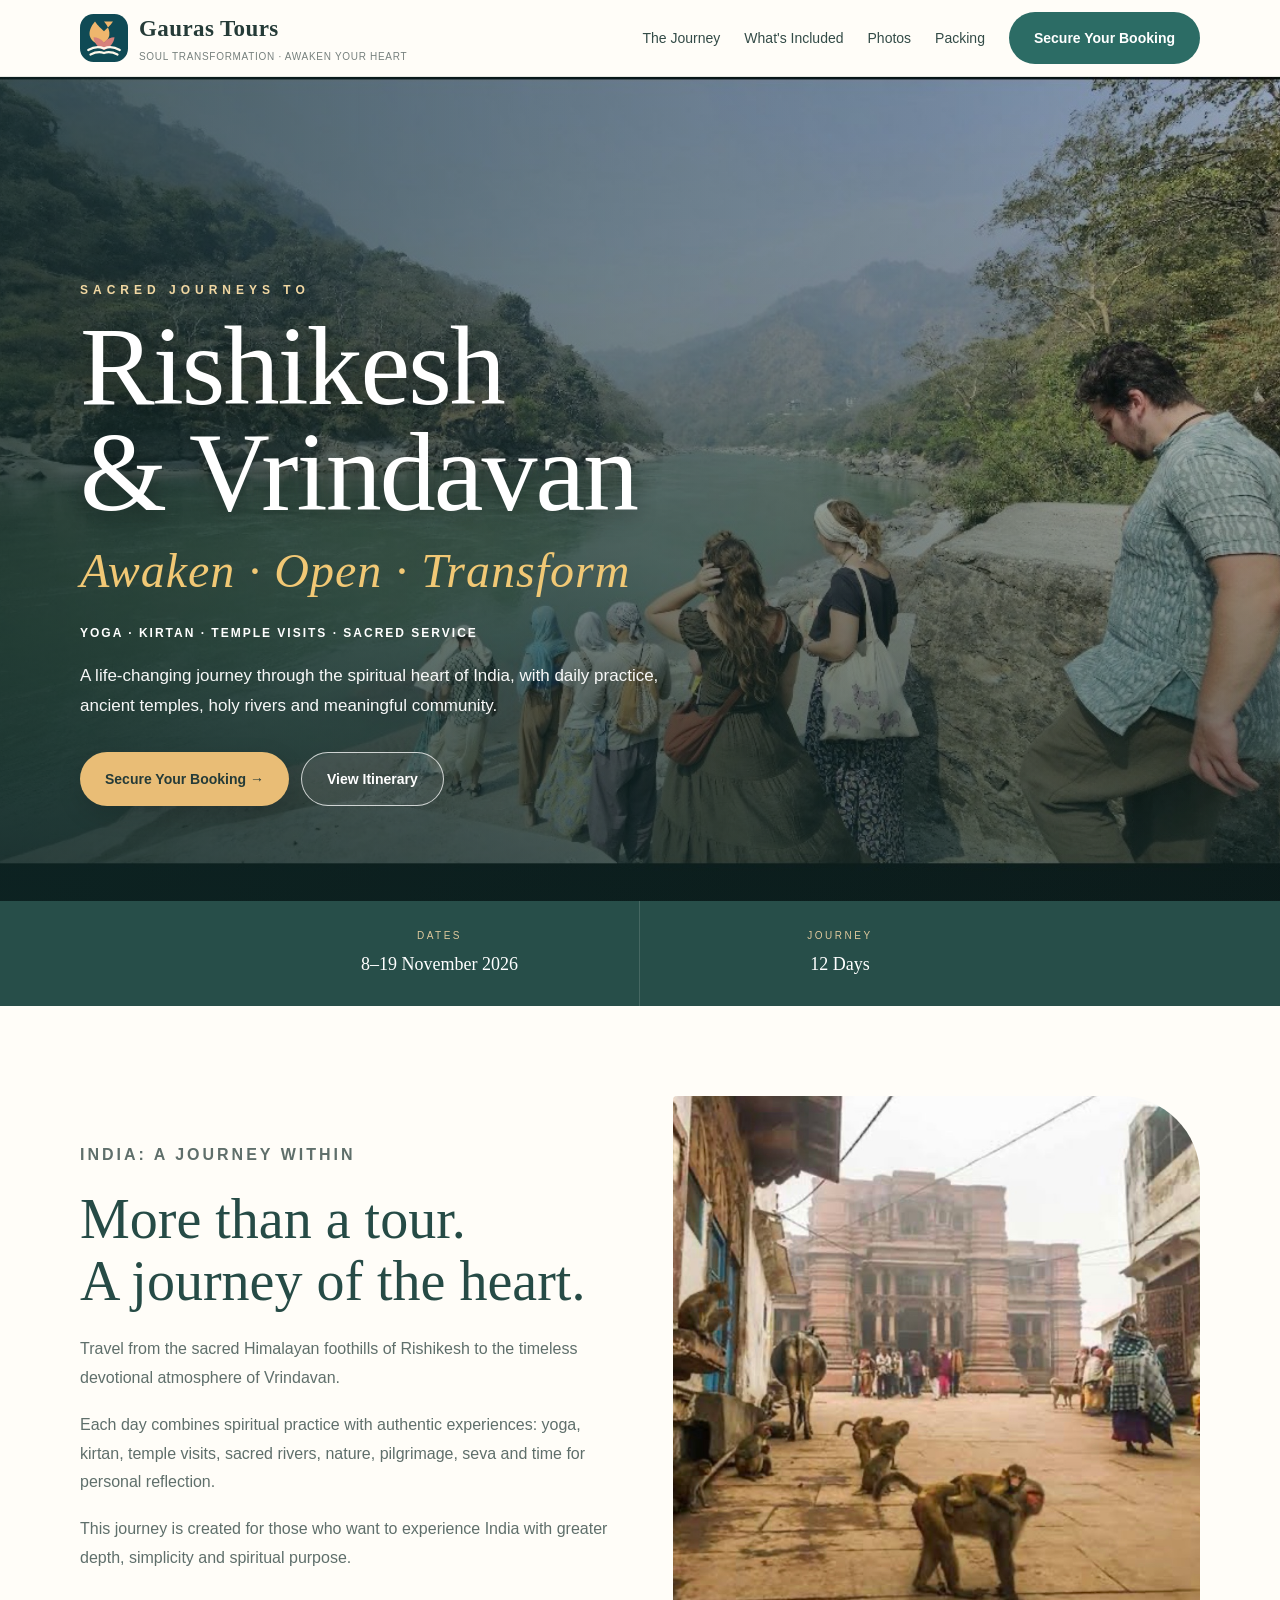
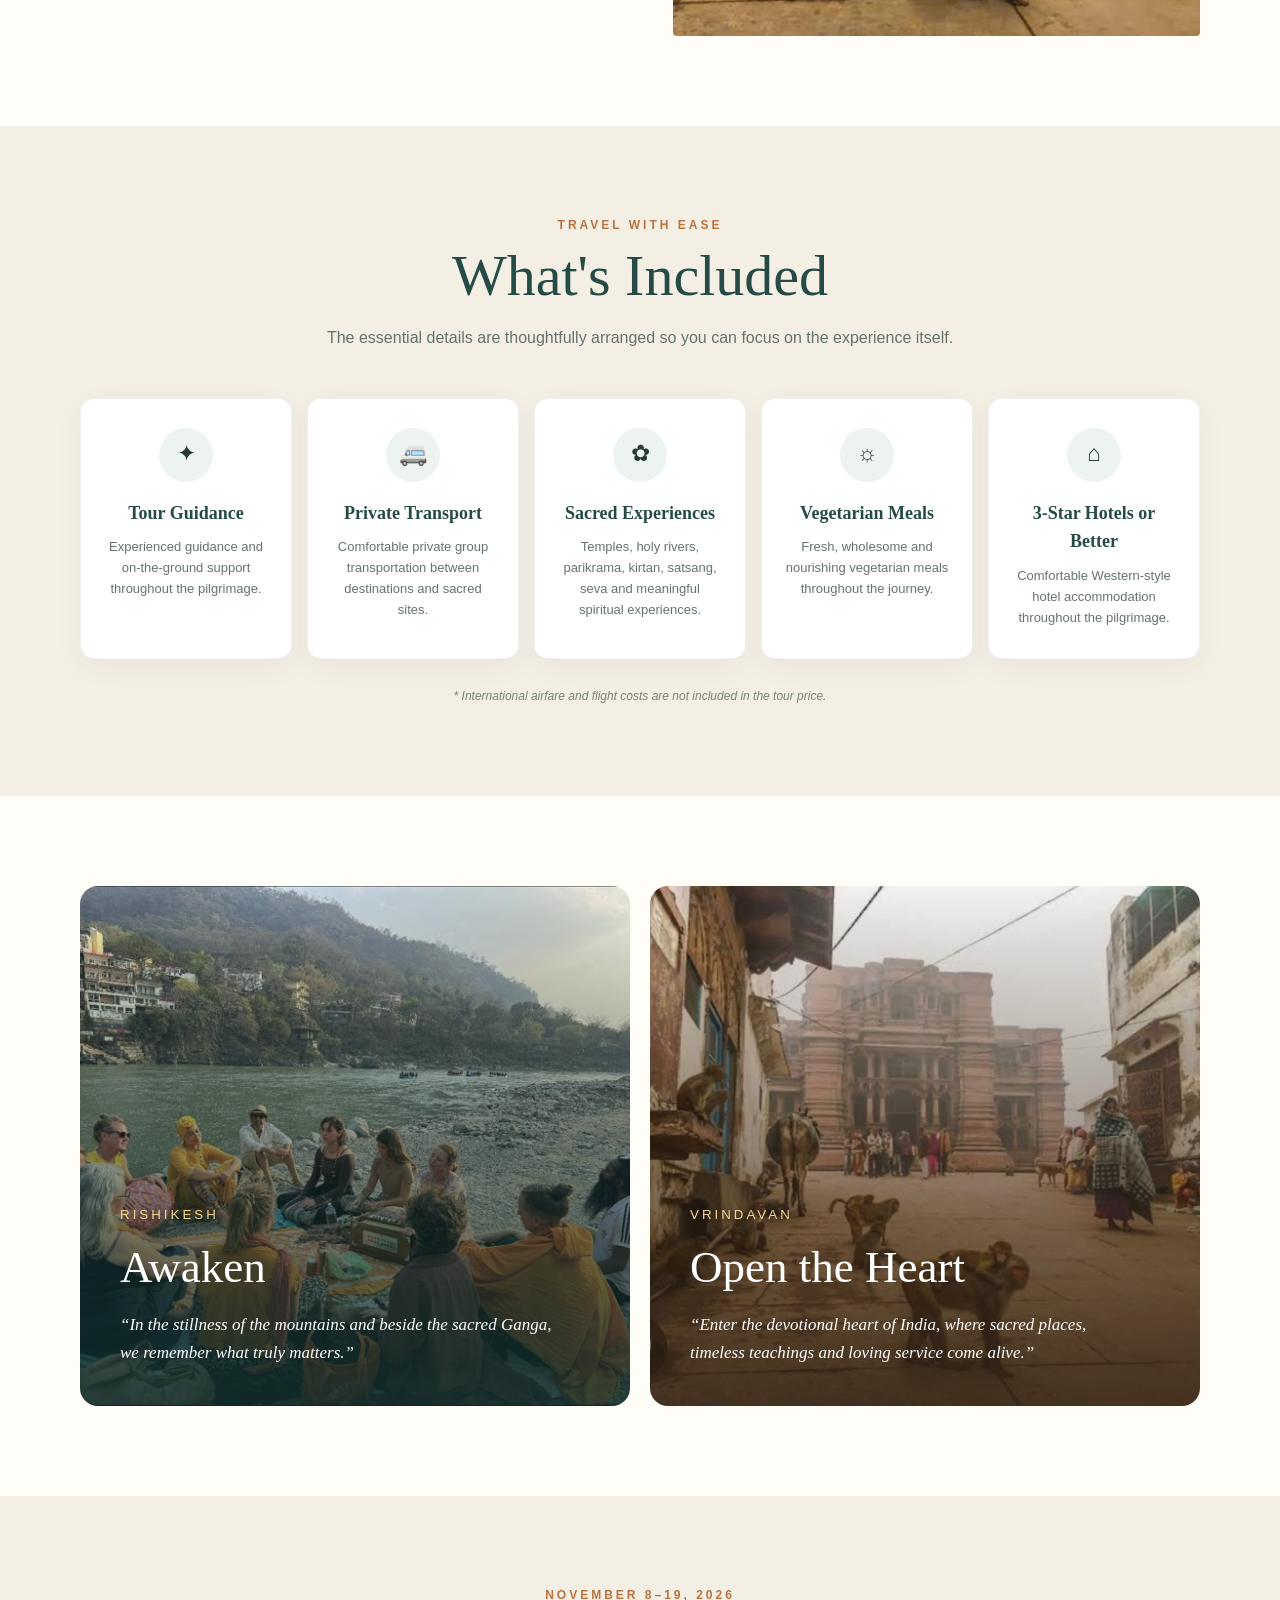
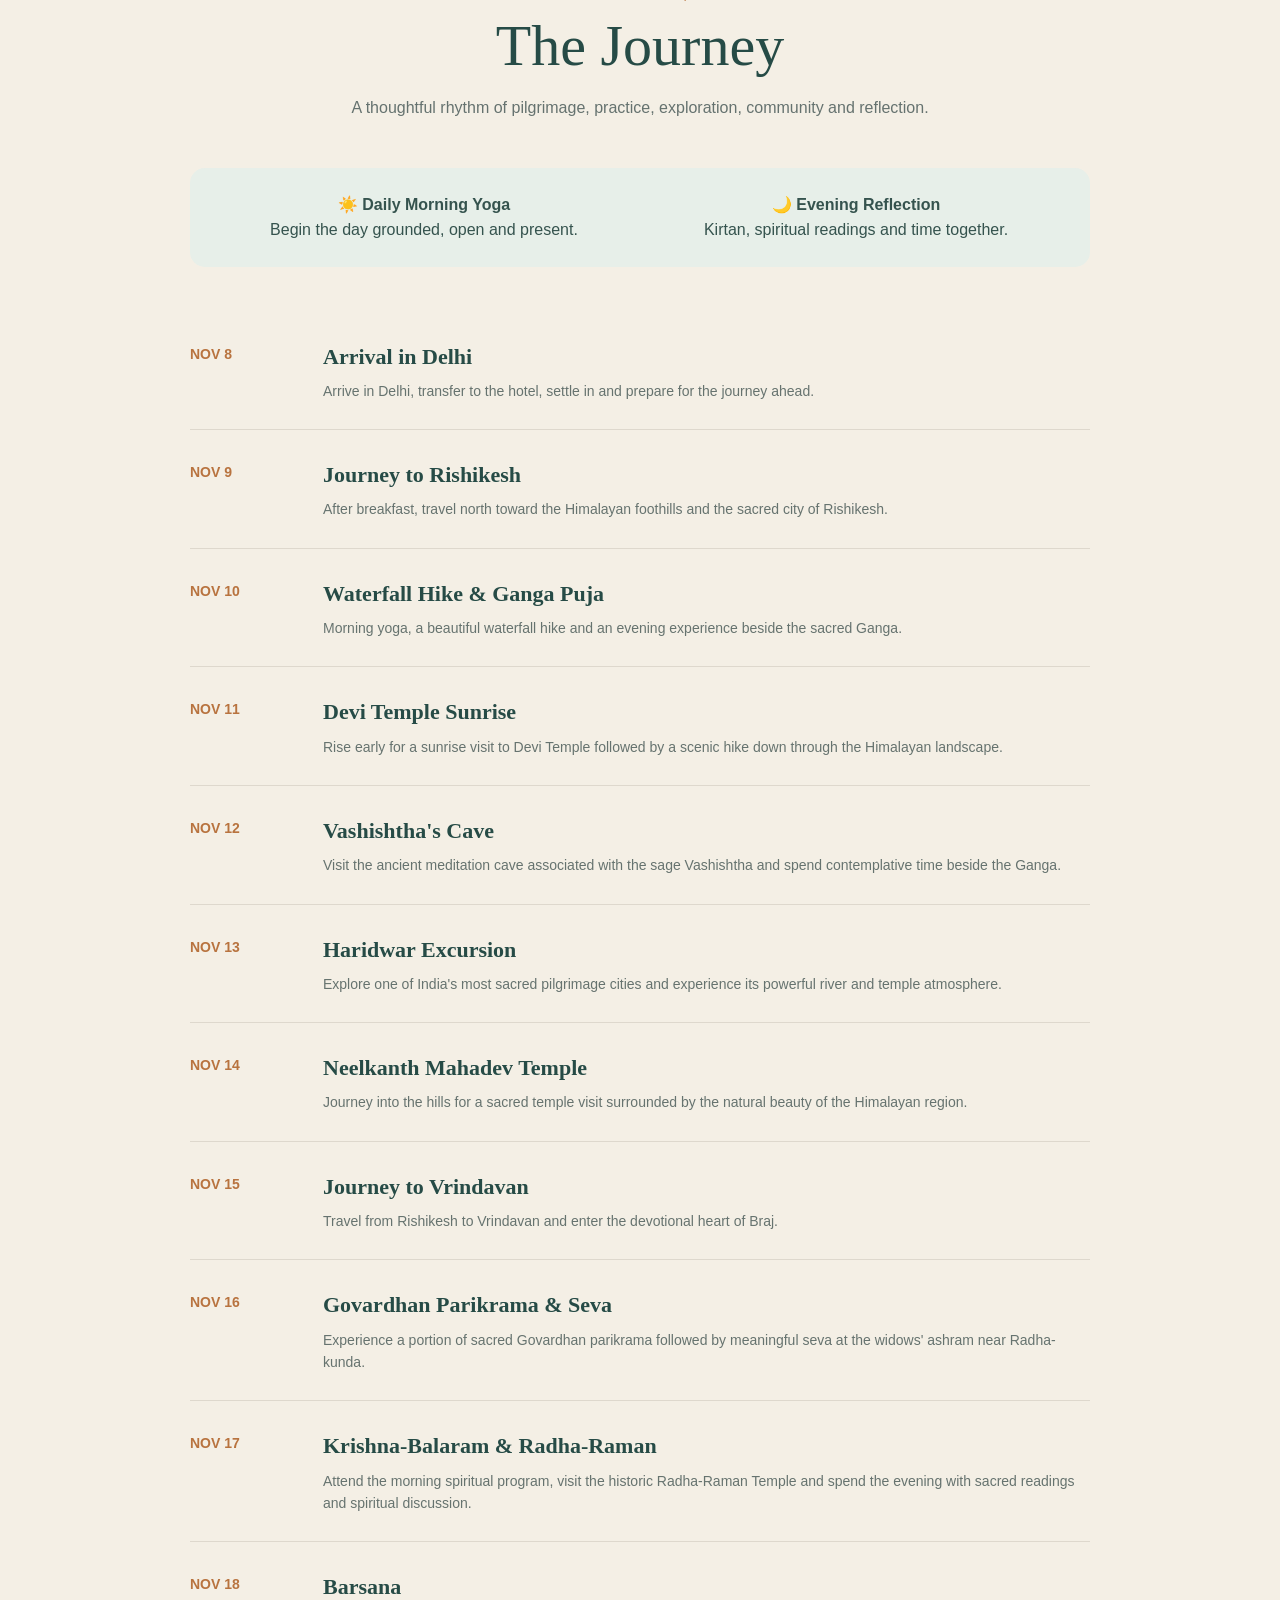
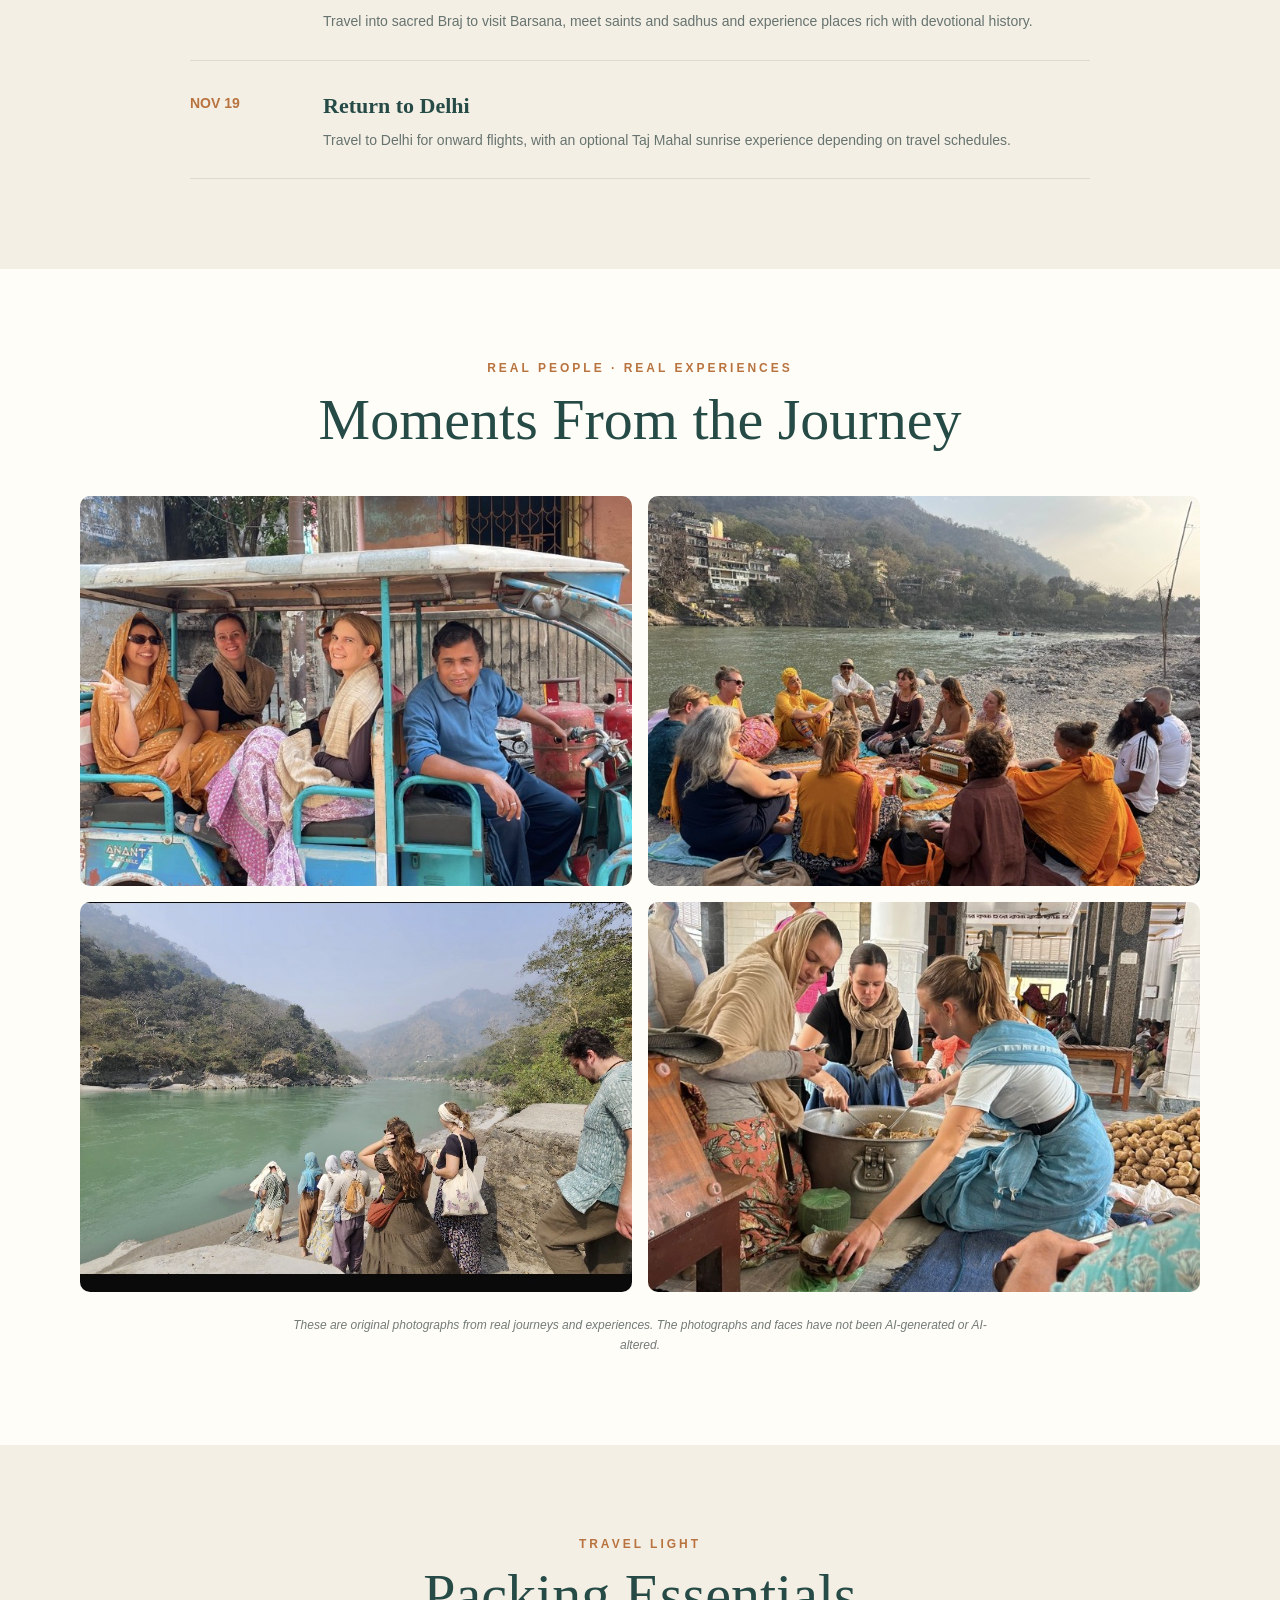
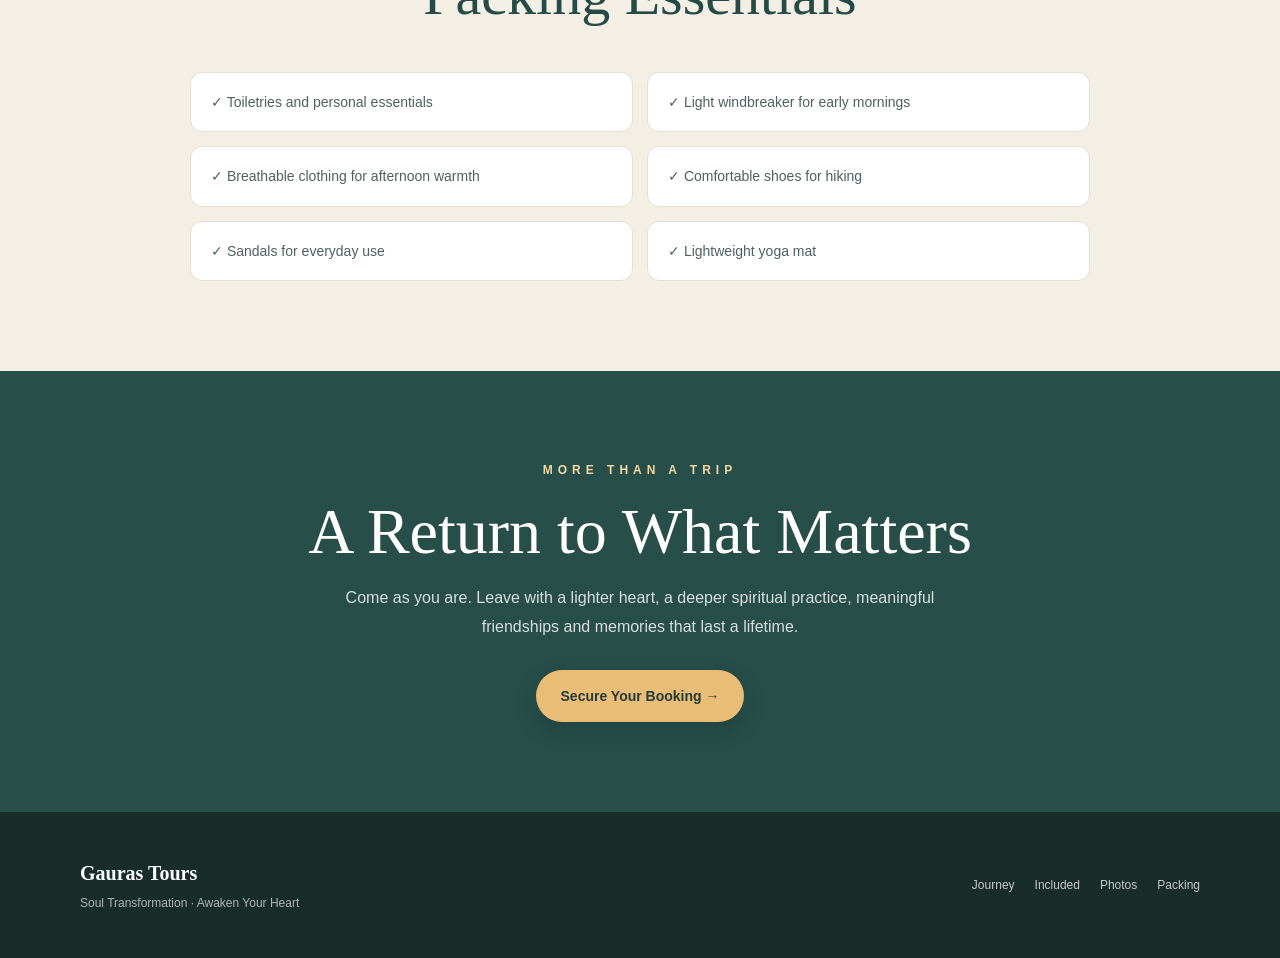
<file: index.html>
<!DOCTYPE html>
<html lang="en">
<head>
  <meta charset="UTF-8">
  <meta name="viewport" content="width=device-width, initial-scale=1.0">
  <title>Gauras Tours | Rishikesh & Vrindavan</title>
  <meta name="description" content="A sacred journey through Rishikesh and Vrindavan, India. November 8–19, 2026. Yoga, kirtan, temples, sacred rivers, seva and spiritual community.">
  <link rel="icon" href="favicon.svg">

  <style>
    * { box-sizing: border-box; margin: 0; padding: 0; }
    html { scroll-behavior: smooth; }
    body {
      font-family: Georgia, "Times New Roman", serif;
      color: #253b38;
      background: #fffdf8;
      line-height: 1.6;
    }
    body.modal-open { overflow: hidden; }
    img { display: block; width: 100%; }
    a { text-decoration: none; }
    button { font: inherit; }
    .container { width: min(1120px, 90%); margin: 0 auto; }

    /* NAVIGATION */
    .nav {
      background: rgba(255, 253, 248, 0.97);
      position: sticky;
      top: 0;
      z-index: 1000;
      border-bottom: 1px solid rgba(37, 59, 56, 0.1);
      backdrop-filter: blur(10px);
    }
    .nav-inner {
      min-height: 76px;
      display: flex;
      align-items: center;
      justify-content: space-between;
      gap: 25px;
    }
    .brand {
      display: flex;
      align-items: center;
      gap: 11px;
      color: #253b38;
    }
    .brand-logo {
      width: 48px;
      height: 48px;
      object-fit: contain;
      flex-shrink: 0;
    }
    .brand strong {
      display: block;
      font-size: 23px;
      letter-spacing: .4px;
      font-weight: 600;
    }
    .brand small {
      display: block;
      font-family: Arial, sans-serif;
      color: #77817e;
      font-size: 10px;
      margin-top: 1px;
      letter-spacing: .7px;
      text-transform: uppercase;
    }
    .nav-links {
      display: flex;
      align-items: center;
      gap: 24px;
      font-family: Arial, sans-serif;
      font-size: 14px;
    }
    .nav-links a { color: #334b47; }
    .nav-links a:hover { color: #b7743d; }
    .menu-btn {
      display: none;
      border: none;
      background: transparent;
      font-size: 28px;
      color: #253b38;
      cursor: pointer;
    }

    /* BUTTONS */
    .btn {
      display: inline-block;
      padding: 15px 25px;
      border-radius: 999px;
      font-family: Arial, sans-serif;
      font-size: 14px;
      font-weight: 700;
      transition: .2s ease;
      text-align: center;
      border: none;
      cursor: pointer;
    }
    .btn-primary {
      background: #2c6c65;
      color: white !important;
    }
    .btn-primary:hover {
      background: #245a55;
      transform: translateY(-1px);
    }
    .btn-gold {
      background: #e9bd76;
      color: #253b38;
      box-shadow: 0 8px 25px rgba(0,0,0,.15);
    }
    .btn-gold:hover {
      background: #f2cb8d;
      transform: translateY(-2px);
    }
    .btn-light {
      color: white;
      border: 1px solid rgba(255,255,255,.75);
      background: rgba(255,255,255,.08);
    }
    .btn-light:hover { background: rgba(255,255,255,.18); }

    /* HERO */
    .hero {
      min-height: calc(100vh - 76px);
      position: relative;
      display: flex;
      align-items: flex-end;
      background-image:
        linear-gradient(
          90deg,
          rgba(13, 38, 37, .68) 0%,
          rgba(13, 38, 37, .38) 52%,
          rgba(13, 38, 37, .12) 100%
        ),
        linear-gradient(
          0deg,
          rgba(13, 38, 37, .58) 0%,
          rgba(13, 38, 37, .10) 65%
        ),
        url("ganga-walk.jpg");
      background-size: cover;
      background-position: center;
      color: white;
    }
    .hero-content {
      max-width: 820px;
      padding: 115px 0 95px;
    }
    .eyebrow {
      text-transform: uppercase;
      letter-spacing: 5px;
      font-family: Arial, sans-serif;
      font-size: 12px;
      font-weight: 700;
      color: #f2d8a3;
      margin-bottom: 17px;
    }
    .hero h1 {
      font-size: clamp(58px, 10vw, 112px);
      line-height: .86;
      font-weight: 400;
      letter-spacing: -2px;
      text-shadow: 0 4px 22px rgba(0,0,0,.35);
    }
    .hero h1 span {
      display: block;
      margin-top: 10px;
    }
    .hero-script {
      display: block;
      font-style: italic;
      color: #f1c875;
      font-size: clamp(28px, 5vw, 48px);
      font-weight: 400;
      margin-top: 25px;
      letter-spacing: 1px;
      line-height: 1.1;
    }
    .hero-tags {
      margin-top: 26px;
      font-family: Arial, sans-serif;
      color: #fff;
      font-size: 12px;
      letter-spacing: 2px;
      font-weight: 700;
    }
    .hero-subtitle {
      max-width: 630px;
      font-family: Arial, sans-serif;
      font-size: 17px;
      line-height: 1.75;
      margin-top: 18px;
      color: rgba(255,255,255,.96);
    }
    .hero-buttons {
      margin-top: 31px;
      display: flex;
      flex-wrap: wrap;
      gap: 12px;
    }

    /* TOUR FACTS */
    .tour-facts {
      background: #274e49;
      color: white;
    }
    .facts-grid {
      display: grid;
      grid-template-columns: repeat(2, 1fr);
      max-width: 800px;
      margin: 0 auto;
    }
    .fact {
      padding: 27px 20px;
      text-align: center;
      border-right: 1px solid rgba(255,255,255,.14);
    }
    .fact:last-child { border-right: 0; }
    .fact small {
      display: block;
      font-family: Arial, sans-serif;
      text-transform: uppercase;
      letter-spacing: 2.5px;
      color: #dfc99d;
      font-size: 10px;
      margin-bottom: 6px;
    }
    .fact strong {
      font-size: 18px;
      font-weight: 400;
    }

    /* GENERAL */
    .section { padding: 90px 0; }
    .section-alt { background: #f4efe5; }
    .section-title {
      max-width: 720px;
      margin-bottom: 45px;
    }
    .section-title.center {
      margin-left: auto;
      margin-right: auto;
      text-align: center;
    }
    .kicker {
      font-family: Arial, sans-serif;
      color: #b8733f;
      font-size: 12px;
      font-weight: 700;
      text-transform: uppercase;
      letter-spacing: 3px;
      margin-bottom: 9px;
    }
    .section-title h2 {
      font-size: clamp(38px, 5vw, 58px);
      line-height: 1.1;
      font-weight: 400;
      color: #264b46;
    }
    .section-title p.description {
      font-family: Arial, sans-serif;
      color: #65726f;
      margin-top: 16px;
      line-height: 1.8;
    }

    /* INTRO */
    .intro-grid {
      display: grid;
      grid-template-columns: 1fr 1fr;
      gap: 65px;
      align-items: center;
    }
    .intro-copy h2 {
      font-size: clamp(38px, 5vw, 56px);
      font-weight: 400;
      line-height: 1.12;
      margin-bottom: 22px;
      color: #264b46;
    }
    .intro-copy p {
      font-family: Arial, sans-serif;
      color: #5f6f6b;
      margin-bottom: 18px;
      font-size: 16px;
      line-height: 1.8;
    }
    .intro-photo img {
      min-height: 500px;
      height: 60vh;
      object-fit: cover;
      border-radius: 4px 80px 4px 4px;
    }

    /* INCLUDED */
    .include-grid {
      display: grid;
      grid-template-columns: repeat(5, 1fr);
      gap: 15px;
    }
    .include-card {
      background: white;
      border-radius: 14px;
      padding: 29px 22px;
      text-align: center;
      border: 1px solid rgba(39,78,73,.08);
      box-shadow: 0 8px 28px rgba(37,59,56,.05);
    }
    .include-icon {
      width: 54px;
      height: 54px;
      margin: 0 auto 17px;
      border-radius: 50%;
      background: #edf4ef;
      display: grid;
      place-items: center;
      font-size: 23px;
    }
    .include-card h3 {
      font-size: 18px;
      color: #264b46;
      margin-bottom: 10px;
      font-weight: 600;
    }
    .include-card p {
      font-family: Arial, sans-serif;
      color: #66736f;
      font-size: 13px;
      line-height: 1.6;
    }
    .airfare-note {
      max-width: 650px;
      margin: 28px auto 0;
      font-family: Arial, sans-serif;
      font-size: 12px;
      text-align: center;
      color: #7b817d;
      font-style: italic;
    }

    /* DESTINATIONS */
    .destination-grid {
      display: grid;
      grid-template-columns: 1fr 1fr;
      gap: 20px;
    }
    .destination {
      min-height: 520px;
      position: relative;
      border-radius: 18px;
      overflow: hidden;
      display: flex;
      align-items: flex-end;
      color: white;
      background-size: cover;
      background-position: center;
    }
    .rishikesh {
      background-image:
        linear-gradient(to top, rgba(19,49,46,.85), rgba(19,49,46,.05)),
        url("riverside-kirtan.jpg");
    }
    .vrindavan {
      background-image:
        linear-gradient(to top, rgba(50,35,23,.85), rgba(50,35,23,.05)),
        url("vrindavan-real.jpg");
    }
    .destination-content { padding: 40px; }
    .destination-content small {
      font-family: Arial, sans-serif;
      letter-spacing: 3px;
      text-transform: uppercase;
      color: #f3d694;
    }
    .destination-content h3 {
      font-size: 45px;
      font-weight: 400;
      margin: 5px 0 8px;
    }
    .destination-content p {
      max-width: 440px;
      font-style: italic;
      font-size: 17px;
    }

    /* ITINERARY */
    .journey-list {
      max-width: 900px;
      margin: 0 auto;
    }
    .journey-day {
      display: grid;
      grid-template-columns: 105px 1fr;
      gap: 28px;
      padding: 27px 0;
      border-bottom: 1px solid #ded8cd;
    }
    .journey-day time {
      font-family: Arial, sans-serif;
      color: #b8733f;
      font-weight: 700;
      font-size: 14px;
      padding-top: 4px;
    }
    .journey-day h3 {
      color: #264b46;
      font-size: 22px;
      margin-bottom: 6px;
      font-weight: 600;
    }
    .journey-day p {
      font-family: Arial, sans-serif;
      color: #66736f;
      font-size: 14px;
    }
    .daily-rhythm {
      margin: 0 auto 45px;
      max-width: 900px;
      background: #e7efe9;
      border-radius: 15px;
      padding: 24px 28px;
      display: grid;
      grid-template-columns: 1fr 1fr;
      gap: 20px;
      font-family: Arial, sans-serif;
      color: #35534e;
      text-align: center;
    }

    /* GALLERY */
    .gallery-grid {
      display: grid;
      grid-template-columns: repeat(2, 1fr);
      gap: 16px;
    }
    .gallery-grid figure {
      overflow: hidden;
      border-radius: 10px;
      background: #eee;
    }
    .gallery-grid img {
      width: 100%;
      height: 390px;
      object-fit: cover;
    }
    .photo-disclaimer {
      max-width: 700px;
      margin: 24px auto 0;
      text-align: center;
      font-family: Arial, sans-serif;
      color: #737b78;
      font-size: 12px;
      font-style: italic;
    }

    /* PACKING */
    .packing-list {
      display: grid;
      grid-template-columns: repeat(2, 1fr);
      gap: 14px;
      max-width: 900px;
      margin: 0 auto;
    }
    .packing-item {
      background: #fff;
      border: 1px solid #e7dfd3;
      border-radius: 12px;
      padding: 18px 20px;
      font-family: Arial, sans-serif;
      color: #4d625e;
      font-size: 14px;
    }

    /* CTA */
    .cta {
      background: #274e49;
      color: #fff;
      padding: 90px 0;
      text-align: center;
    }
    .cta h2 {
      font-size: clamp(40px, 6vw, 64px);
      font-weight: 400;
      line-height: 1.08;
      margin-bottom: 18px;
    }
    .cta p:not(.eyebrow) {
      max-width: 650px;
      margin: 0 auto 28px;
      font-family: Arial, sans-serif;
      color: rgba(255,255,255,.82);
      line-height: 1.8;
    }

    /* BOOKING MODAL */
    .booking-modal {
      display: none;
      position: fixed;
      inset: 0;
      z-index: 2000;
      background: rgba(12, 29, 27, .76);
      padding: 24px;
      overflow-y: auto;
      align-items: center;
      justify-content: center;
    }
    .booking-modal.open { display: flex; }
    .booking-card {
      width: min(720px, 100%);
      background: #fffdf8;
      border-radius: 22px;
      padding: 50px 42px 34px;
      position: relative;
      text-align: center;
      box-shadow: 0 25px 80px rgba(0,0,0,.26);
    }
    .booking-close {
      position: absolute;
      right: 18px;
      top: 16px;
      width: 42px;
      height: 42px;
      border-radius: 50%;
      border: 1px solid #ded8cd;
      background: white;
      color: #264b46;
      font-size: 24px;
      cursor: pointer;
    }
    .booking-kicker {
      font-family: Arial, sans-serif;
      text-transform: uppercase;
      color: #b8733f;
      letter-spacing: 3px;
      font-size: 11px;
      font-weight: 700;
      margin-bottom: 10px;
    }
    .booking-card h2 {
      color: #264b46;
      font-size: clamp(35px, 7vw, 50px);
      line-height: 1.08;
      font-weight: 400;
    }
    .booking-intro {
      max-width: 470px;
      margin: 16px auto 28px;
      color: #66736f;
      font-family: Arial, sans-serif;
      font-size: 14px;
      line-height: 1.7;
    }
    .payment-options {
      display: grid;
      grid-template-columns: 1fr 1fr;
      gap: 15px;
    }
    .payment-option {
      border: 1px solid #e5ddd0;
      background: #fff;
      border-radius: 16px;
      padding: 25px 20px;
      display: flex;
      flex-direction: column;
      align-items: center;
    }
    .payment-option.featured {
      border: 2px solid #dab36f;
      background: #fffaf1;
    }
    .payment-label {
      font-family: Arial, sans-serif;
      text-transform: uppercase;
      letter-spacing: 1.5px;
      color: #9c7045;
      font-size: 10px;
      font-weight: 700;
      margin-bottom: 8px;
    }
    .payment-option h3 {
      font-size: 22px;
      line-height: 1.2;
      font-weight: 500;
      color: #264b46;
      margin-bottom: 5px;
    }
    .payment-price {
      font-size: 32px;
      color: #264b46;
      margin: 9px 0 12px;
    }
    .payment-option p {
      font-family: Arial, sans-serif;
      color: #687570;
      font-size: 12px;
      line-height: 1.6;
      min-height: 58px;
      margin-bottom: 18px;
    }
    .payment-option .btn {
      width: 100%;
      margin-top: auto;
    }
    .deposit-note {
      max-width: 480px;
      margin: 22px auto 0;
      color: #7d807d;
      font-family: Arial, sans-serif;
      font-size: 11px;
      line-height: 1.6;
    }

    /* FOOTER */
    .footer {
      background: #182d2a;
      color: white;
      padding: 45px 0;
    }
    .footer-inner {
      display: flex;
      justify-content: space-between;
      gap: 35px;
      align-items: center;
    }
    .footer strong {
      display: block;
      font-size: 20px;
      margin-bottom: 5px;
    }
    .footer p {
      font-family: Arial, sans-serif;
      font-size: 12px;
      color: rgba(255,255,255,.65);
    }
    .footer-links {
      display: flex;
      gap: 20px;
      font-family: Arial, sans-serif;
      font-size: 12px;
    }
    .footer-links a { color: rgba(255,255,255,.75); }

    /* TABLET */
    @media (max-width: 900px) {
      .include-grid { grid-template-columns: repeat(2, 1fr); }
      .intro-grid, .destination-grid { grid-template-columns: 1fr; }
      .intro-photo img { height: 450px; min-height: 0; }
    }

    /* MOBILE */
    @media (max-width: 700px) {
      .nav-inner { min-height: 67px; }
      .brand-logo { width: 42px; height: 42px; }
      .brand strong { font-size: 20px; }
      .brand small { display: none; }
      .menu-btn { display: block; }
      .nav-links {
        display: none;
        position: absolute;
        left: 0;
        right: 0;
        top: 67px;
        background: #fffdf8;
        flex-direction: column;
        align-items: stretch;
        padding: 22px 5%;
        border-bottom: 1px solid #ddd;
        box-shadow: 0 8px 20px rgba(0,0,0,.08);
      }
      .nav-links.open { display: flex; }
      .hero {
        min-height: calc(100vh - 67px);
        align-items: flex-end;
        background-position: 58% center;
      }
      .hero-content { padding: 95px 0 65px; }
      .hero h1 {
        font-size: clamp(56px, 18vw, 82px);
        line-height: .88;
      }
      .hero-script {
        font-size: 30px;
        margin-top: 21px;
      }
      .hero-tags {
        line-height: 1.8;
        font-size: 10px;
        letter-spacing: 1.6px;
      }
      .hero-subtitle {
        font-size: 15px;
        line-height: 1.65;
      }
      .hero-buttons {
        flex-direction: column;
        align-items: stretch;
      }
      .hero-buttons .btn { width: 100%; }
      .facts-grid { grid-template-columns: 1fr 1fr; }
      .fact { padding: 22px 10px; }
      .fact strong { font-size: 14px; }
      .section { padding: 65px 0; }
      .include-grid, .gallery-grid, .packing-list { grid-template-columns: 1fr; }
      .include-card { padding: 25px 20px; }
      .gallery-grid img { height: 310px; }
      .destination { min-height: 440px; }
      .destination-content { padding: 30px; }
      .destination-content h3 { font-size: 38px; }
      .daily-rhythm { grid-template-columns: 1fr; }
      .journey-day {
        grid-template-columns: 75px 1fr;
        gap: 17px;
      }
      .payment-options { grid-template-columns: 1fr; }
      .booking-card {
        padding: 47px 22px 27px;
        border-radius: 18px;
      }
      .payment-option p { min-height: 0; }
      .footer-inner {
        flex-direction: column;
        align-items: flex-start;
      }
      .footer-links { flex-wrap: wrap; }
    }
  </style>
</head>

<body>

  <nav class="nav">
    <div class="container nav-inner">
      <a class="brand" href="#top">
        <img src="favicon.svg" alt="Gauras Tours logo" class="brand-logo">
        <span>
          <strong>Gauras Tours</strong>
          <small>Soul Transformation · Awaken Your Heart</small>
        </span>
      </a>

      <button class="menu-btn" id="menuButton" aria-label="Open menu">☰</button>

      <div class="nav-links" id="navLinks">
        <a href="#journey">The Journey</a>
        <a href="#included">What's Included</a>
        <a href="#gallery">Photos</a>
        <a href="#packing">Packing</a>
        <button class="btn btn-primary booking-trigger" type="button">
          Secure Your Booking
        </button>
      </div>
    </div>
  </nav>

  <main id="top">

    <section class="hero">
      <div class="container">
        <div class="hero-content">
          <p class="eyebrow">Sacred Journeys To</p>

          <h1>
            Rishikesh
            <span>&amp; Vrindavan</span>
          </h1>

          <span class="hero-script">Awaken · Open · Transform</span>

          <p class="hero-tags">
            YOGA · KIRTAN · TEMPLE VISITS · SACRED SERVICE
          </p>

          <p class="hero-subtitle">
            A life-changing journey through the spiritual heart of India,
            with daily practice, ancient temples, holy rivers and meaningful community.
          </p>

          <div class="hero-buttons">
            <button class="btn btn-gold booking-trigger" type="button">
              Secure Your Booking →
            </button>

            <a class="btn btn-light" href="#journey">
              View Itinerary
            </a>
          </div>
        </div>
      </div>
    </section>

    <section class="tour-facts">
      <div class="container facts-grid">
        <div class="fact">
          <small>Dates</small>
          <strong>8–19 November 2026</strong>
        </div>

        <div class="fact">
          <small>Journey</small>
          <strong>12 Days</strong>
        </div>
      </div>
    </section>

    <section class="section">
      <div class="container intro-grid">
        <div class="intro-copy">
          <p class="kicker">India: A Journey Within</p>

          <h2>
            More than a tour.<br>
            A journey of the heart.
          </h2>

          <p>
            Travel from the sacred Himalayan foothills of Rishikesh
            to the timeless devotional atmosphere of Vrindavan.
          </p>

          <p>
            Each day combines spiritual practice with authentic experiences:
            yoga, kirtan, temple visits, sacred rivers, nature, pilgrimage,
            seva and time for personal reflection.
          </p>

          <p>
            This journey is created for those who want to experience India
            with greater depth, simplicity and spiritual purpose.
          </p>
        </div>

        <div class="intro-photo">
          <img src="vrindavan-real.jpg" alt="Sacred atmosphere of Vrindavan, India">
        </div>
      </div>
    </section>

    <section class="section section-alt" id="included">
      <div class="container">
        <div class="section-title center">
          <p class="kicker">Travel With Ease</p>
          <h2>What's Included</h2>
          <p class="description">
            The essential details are thoughtfully arranged so you
            can focus on the experience itself.
          </p>
        </div>

        <div class="include-grid">
          <article class="include-card">
            <div class="include-icon">✦</div>
            <h3>Tour Guidance</h3>
            <p>
              Experienced guidance and on-the-ground support
              throughout the pilgrimage.
            </p>
          </article>

          <article class="include-card">
            <div class="include-icon">🚐</div>
            <h3>Private Transport</h3>
            <p>
              Comfortable private group transportation between
              destinations and sacred sites.
            </p>
          </article>

          <article class="include-card">
            <div class="include-icon">✿</div>
            <h3>Sacred Experiences</h3>
            <p>
              Temples, holy rivers, parikrama, kirtan, satsang,
              seva and meaningful spiritual experiences.
            </p>
          </article>

          <article class="include-card">
            <div class="include-icon">☼</div>
            <h3>Vegetarian Meals</h3>
            <p>
              Fresh, wholesome and nourishing vegetarian meals
              throughout the journey.
            </p>
          </article>

          <article class="include-card">
            <div class="include-icon">⌂</div>
            <h3>3-Star Hotels or Better</h3>
            <p>
              Comfortable Western-style hotel accommodation
              throughout the pilgrimage.
            </p>
          </article>
        </div>

        <p class="airfare-note">
          * International airfare and flight costs are not included in the tour price.
        </p>
      </div>
    </section>

    <section class="section">
      <div class="container destination-grid">
        <article class="destination rishikesh">
          <div class="destination-content">
            <small>Rishikesh</small>
            <h3>Awaken</h3>
            <p>
              “In the stillness of the mountains and beside the
              sacred Ganga, we remember what truly matters.”
            </p>
          </div>
        </article>

        <article class="destination vrindavan">
          <div class="destination-content">
            <small>Vrindavan</small>
            <h3>Open the Heart</h3>
            <p>
              “Enter the devotional heart of India, where sacred
              places, timeless teachings and loving service come alive.”
            </p>
          </div>
        </article>
      </div>
    </section>

    <section class="section section-alt" id="journey">
      <div class="container">
        <div class="section-title center">
          <p class="kicker">November 8–19, 2026</p>
          <h2>The Journey</h2>
          <p class="description">
            A thoughtful rhythm of pilgrimage, practice,
            exploration, community and reflection.
          </p>
        </div>

        <div class="daily-rhythm">
          <div>
            ☀️ <strong>Daily Morning Yoga</strong><br>
            Begin the day grounded, open and present.
          </div>

          <div>
            🌙 <strong>Evening Reflection</strong><br>
            Kirtan, spiritual readings and time together.
          </div>
        </div>

        <div class="journey-list">

          <div class="journey-day">
            <time>NOV 8</time>
            <div>
              <h3>Arrival in Delhi</h3>
              <p>
                Arrive in Delhi, transfer to the hotel, settle in
                and prepare for the journey ahead.
              </p>
            </div>
          </div>

          <div class="journey-day">
            <time>NOV 9</time>
            <div>
              <h3>Journey to Rishikesh</h3>
              <p>
                After breakfast, travel north toward the Himalayan
                foothills and the sacred city of Rishikesh.
              </p>
            </div>
          </div>

          <div class="journey-day">
            <time>NOV 10</time>
            <div>
              <h3>Waterfall Hike &amp; Ganga Puja</h3>
              <p>
                Morning yoga, a beautiful waterfall hike and an
                evening experience beside the sacred Ganga.
              </p>
            </div>
          </div>

          <div class="journey-day">
            <time>NOV 11</time>
            <div>
              <h3>Devi Temple Sunrise</h3>
              <p>
                Rise early for a sunrise visit to Devi Temple
                followed by a scenic hike down through the Himalayan landscape.
              </p>
            </div>
          </div>

          <div class="journey-day">
            <time>NOV 12</time>
            <div>
              <h3>Vashishtha's Cave</h3>
              <p>
                Visit the ancient meditation cave associated with the sage
                Vashishtha and spend contemplative time beside the Ganga.
              </p>
            </div>
          </div>

          <div class="journey-day">
            <time>NOV 13</time>
            <div>
              <h3>Haridwar Excursion</h3>
              <p>
                Explore one of India's most sacred pilgrimage cities
                and experience its powerful river and temple atmosphere.
              </p>
            </div>
          </div>

          <div class="journey-day">
            <time>NOV 14</time>
            <div>
              <h3>Neelkanth Mahadev Temple</h3>
              <p>
                Journey into the hills for a sacred temple visit
                surrounded by the natural beauty of the Himalayan region.
              </p>
            </div>
          </div>

          <div class="journey-day">
            <time>NOV 15</time>
            <div>
              <h3>Journey to Vrindavan</h3>
              <p>
                Travel from Rishikesh to Vrindavan and enter
                the devotional heart of Braj.
              </p>
            </div>
          </div>

          <div class="journey-day">
            <time>NOV 16</time>
            <div>
              <h3>Govardhan Parikrama &amp; Seva</h3>
              <p>
                Experience a portion of sacred Govardhan parikrama
                followed by meaningful seva at the widows' ashram
                near Radha-kunda.
              </p>
            </div>
          </div>

          <div class="journey-day">
            <time>NOV 17</time>
            <div>
              <h3>Krishna-Balaram &amp; Radha-Raman</h3>
              <p>
                Attend the morning spiritual program, visit the historic
                Radha-Raman Temple and spend the evening with sacred
                readings and spiritual discussion.
              </p>
            </div>
          </div>

          <div class="journey-day">
            <time>NOV 18</time>
            <div>
              <h3>Barsana</h3>
              <p>
                Travel into sacred Braj to visit Barsana, meet saints
                and sadhus and experience places rich with devotional history.
              </p>
            </div>
          </div>

          <div class="journey-day">
            <time>NOV 19</time>
            <div>
              <h3>Return to Delhi</h3>
              <p>
                Travel to Delhi for onward flights, with an optional
                Taj Mahal sunrise experience depending on travel schedules.
              </p>
            </div>
          </div>

        </div>
      </div>
    </section>

    <section class="section" id="gallery">
      <div class="container">
        <div class="section-title center">
          <p class="kicker">Real People · Real Experiences</p>
          <h2>Moments From the Journey</h2>
        </div>

        <div class="gallery-grid">
          <figure>
            <img src="rickshaw.jpg" alt="Travellers experiencing India together" loading="lazy">
          </figure>

          <figure>
            <img src="riverside-kirtan.jpg" alt="Kirtan beside the sacred river" loading="lazy">
          </figure>

          <figure>
            <img src="ganga-walk.jpg" alt="Travellers walking beside the Ganga" loading="lazy">
          </figure>

          <figure>
            <img src="seva.jpg" alt="Travellers participating in sacred service" loading="lazy">
          </figure>
        </div>

        <p class="photo-disclaimer">
          These are original photographs from real journeys and experiences.
          The photographs and faces have not been AI-generated or AI-altered.
        </p>
      </div>
    </section>

    <section class="section section-alt" id="packing">
      <div class="container">
        <div class="section-title center">
          <p class="kicker">Travel Light</p>
          <h2>Packing Essentials</h2>
        </div>

        <div class="packing-list">
          <div class="packing-item">✓ Toiletries and personal essentials</div>
          <div class="packing-item">✓ Light windbreaker for early mornings</div>
          <div class="packing-item">✓ Breathable clothing for afternoon warmth</div>
          <div class="packing-item">✓ Comfortable shoes for hiking</div>
          <div class="packing-item">✓ Sandals for everyday use</div>
          <div class="packing-item">✓ Lightweight yoga mat</div>
        </div>
      </div>
    </section>

    <section class="cta">
      <div class="container">
        <p class="eyebrow">More Than a Trip</p>
        <h2>A Return to What Matters</h2>
        <p>
          Come as you are. Leave with a lighter heart, a deeper
          spiritual practice, meaningful friendships and memories
          that last a lifetime.
        </p>

        <button class="btn btn-gold booking-trigger" type="button">
          Secure Your Booking →
        </button>
      </div>
    </section>

  </main>

  <footer class="footer">
    <div class="container footer-inner">
      <div>
        <strong>Gauras Tours</strong>
        <p>Soul Transformation · Awaken Your Heart</p>
      </div>

      <div class="footer-links">
        <a href="#journey">Journey</a>
        <a href="#included">Included</a>
        <a href="#gallery">Photos</a>
        <a href="#packing">Packing</a>
      </div>
    </div>
  </footer>

  <!-- BOOKING WINDOW -->
  <div class="booking-modal" id="bookingModal" aria-hidden="true">
    <div class="booking-card" role="dialog" aria-modal="true" aria-labelledby="bookingTitle">

      <button class="booking-close" id="bookingClose" type="button" aria-label="Close booking window">
        ×
      </button>

      <p class="booking-kicker">Gauras Tours · India 2026</p>

      <h2 id="bookingTitle">Secure Your Booking</h2>

      <p class="booking-intro">
        Choose the payment option that works best for you.
        Choose either the A$500 deposit or the A$2,800 full payment option below.
      </p>

      <div class="payment-options">

        <div class="payment-option featured">
          <div class="payment-label">Secure Your Place</div>
          <h3>Pay Your Deposit</h3>
          <div class="payment-price">A$500</div>
          <p>
            Pay the non-refundable A$500 deposit to secure
            your place on the November pilgrimage.
          </p>
          <a class="btn btn-gold" href="https://square.link/u/m7vlP7aY?src=sheet" target="_blank" rel="noopener">
            Pay A$500 Deposit →
          </a>
        </div>

        <div class="payment-option">
          <div class="payment-label">Pay In Full</div>
          <h3>Complete Payment</h3>
          <div class="payment-price">A$2,800</div>
          <p>
            Pay the full A$2,800 pilgrimage amount
            and secure your reservation in full.
          </p>
          <a class="btn btn-primary" href="https://square.link/u/HUQO2lOY?src=sheet" target="_blank" rel="noopener">
            Pay A$2,800 in Full →
          </a>
        </div>

      </div>

      <p class="deposit-note">
        The A$500 reservation deposit is non-refundable and is applied
        toward the total A$2,800 pilgrimage price.
        International airfare is not included.
      </p>

    </div>
  </div>

  <script>
    const menuButton = document.getElementById("menuButton");
    const navLinks = document.getElementById("navLinks");

    menuButton.addEventListener("click", function () {
      navLinks.classList.toggle("open");
    });

    document.querySelectorAll(".nav-links a").forEach(function(link) {
      link.addEventListener("click", function () {
        navLinks.classList.remove("open");
      });
    });

    const bookingModal = document.getElementById("bookingModal");
    const bookingClose = document.getElementById("bookingClose");
    const bookingTriggers = document.querySelectorAll(".booking-trigger");

    function openBooking() {
      bookingModal.classList.add("open");
      bookingModal.setAttribute("aria-hidden", "false");
      document.body.classList.add("modal-open");
      navLinks.classList.remove("open");
    }

    function closeBooking() {
      bookingModal.classList.remove("open");
      bookingModal.setAttribute("aria-hidden", "true");
      document.body.classList.remove("modal-open");
    }

    bookingTriggers.forEach(function(button) {
      button.addEventListener("click", openBooking);
    });

    bookingClose.addEventListener("click", closeBooking);

    bookingModal.addEventListener("click", function(event) {
      if (event.target === bookingModal) {
        closeBooking();
      }
    });

    document.addEventListener("keydown", function(event) {
      if (event.key === "Escape") {
        closeBooking();
      }
    });
  </script>

</body>
</html>
</file>
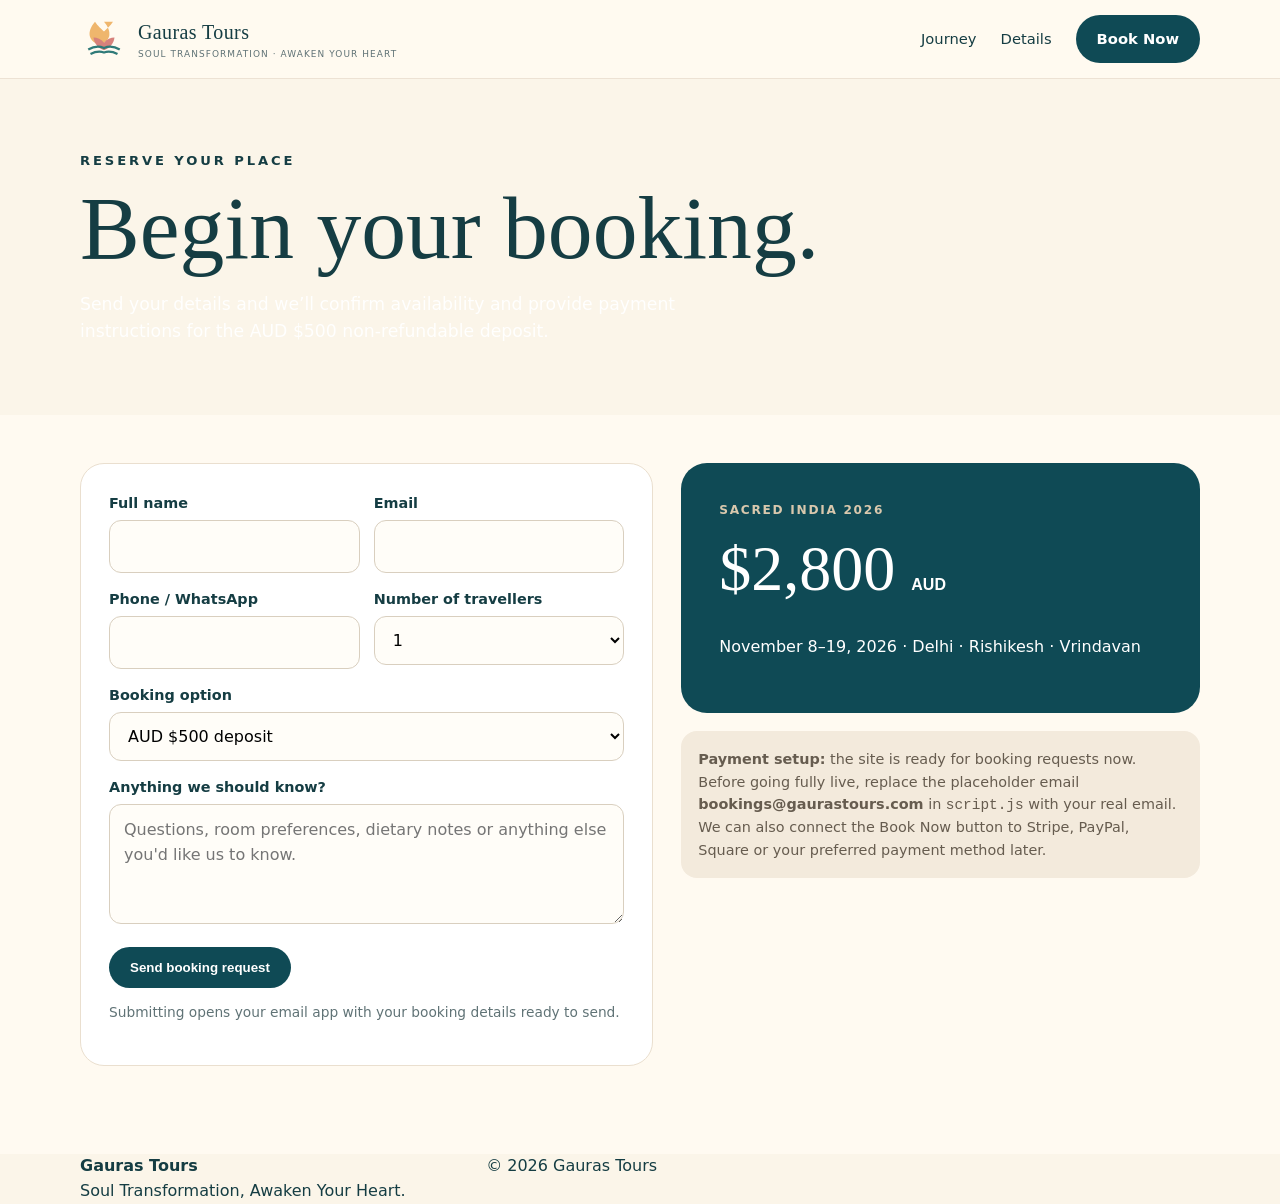
<file: booking.html>
<!doctype html>
<html lang="en">
<head>
  <meta charset="utf-8" /><meta name="viewport" content="width=device-width, initial-scale=1" />
  <title>Book Now — Gauras Tours</title><link rel="icon" href="favicon.svg" /><link rel="stylesheet" href="styles.css" />
</head>
<body>
  <nav class="nav"><div class="container nav-inner"><a class="brand" href="index.html"><span class="brand-mark"><svg viewBox="0 0 64 64"><path d="M32 9c6 7 8 13 7 19-2 9-13 12-13 12s-11-3-13-12c-1-6 1-12 7-19 4 6 7 8 12 13 5-5 8-7 12-13Z" fill="#efb66d"/><path d="M18 30c5 0 10 2 14 7 4-5 9-7 14-7-1 8-6 14-14 17-8-3-13-9-14-17Z" fill="#d7817b"/><path d="M11 46c7-4 14-5 21-2 7-3 14-2 21 2M14 52c6-3 12-4 18-2 6-2 12-1 18 2" stroke="#2f7a78" stroke-width="3" fill="none"/></svg></span><span><strong>Gauras Tours</strong><small>Soul Transformation · Awaken Your Heart</small></span></a><button class="menu-btn" aria-label="Open menu">☰</button><div class="nav-links"><a href="index.html#journey">Journey</a><a href="details.html">Details</a><a class="btn btn-primary" href="booking.html">Book Now</a></div></div></nav>
  <main>
    <section class="page-hero"><div class="container"><div class="eyebrow"><span class="dot"></span> Reserve your place</div><h1>Begin your booking.</h1><p class="hero-sub">Send your details and we’ll confirm availability and provide payment instructions for the AUD $500 non-refundable deposit.</p></div></section>
    <section class="section alt" style="padding-top:48px"><div class="container booking-layout">
      <form class="form-card" id="bookingForm">
        <div class="form-grid"><div class="field"><label for="name">Full name</label><input id="name" name="name" required autocomplete="name"></div><div class="field"><label for="email">Email</label><input id="email" name="email" type="email" required autocomplete="email"></div></div>
        <div class="form-grid"><div class="field"><label for="phone">Phone / WhatsApp</label><input id="phone" name="phone" autocomplete="tel"></div><div class="field"><label for="guests">Number of travellers</label><select id="guests" name="guests"><option>1</option><option>2</option><option>3</option><option>4</option></select></div></div>
        <div class="field"><label for="option">Booking option</label><select id="option" name="option"><option>AUD $500 deposit</option><option>Request full payment instructions</option></select></div>
        <div class="field"><label for="note">Anything we should know?</label><textarea id="note" name="note" placeholder="Questions, room preferences, dietary notes or anything else you'd like us to know."></textarea></div>
        <button class="btn btn-primary" type="submit">Send booking request</button>
        <p class="small">Submitting opens your email app with your booking details ready to send.</p>
      </form>
      <aside>
        <div class="price-main"><div class="kicker" style="color:#d9c8ad">Sacred India 2026</div><div class="price">$2,800 <span style="font:700 1rem Inter,sans-serif;letter-spacing:0">AUD</span></div><p>November 8–19, 2026 · Delhi · Rishikesh · Vrindavan</p></div>
        <div class="notice" style="margin-top:18px"><strong>Payment setup:</strong> the site is ready for booking requests now. Before going fully live, replace the placeholder email <strong>bookings@gaurastours.com</strong> in <code>script.js</code> with your real email. We can also connect the Book Now button to Stripe, PayPal, Square or your preferred payment method later.</div>
      </aside>
    </div></section>
  </main>
  <footer class="footer"><div class="container footer-inner"><div><strong>Gauras Tours</strong><br>Soul Transformation, Awaken Your Heart.</div><div>© 2026 Gauras Tours</div></div></footer>
  <script src="script.js"></script>
</body></html>
</file>
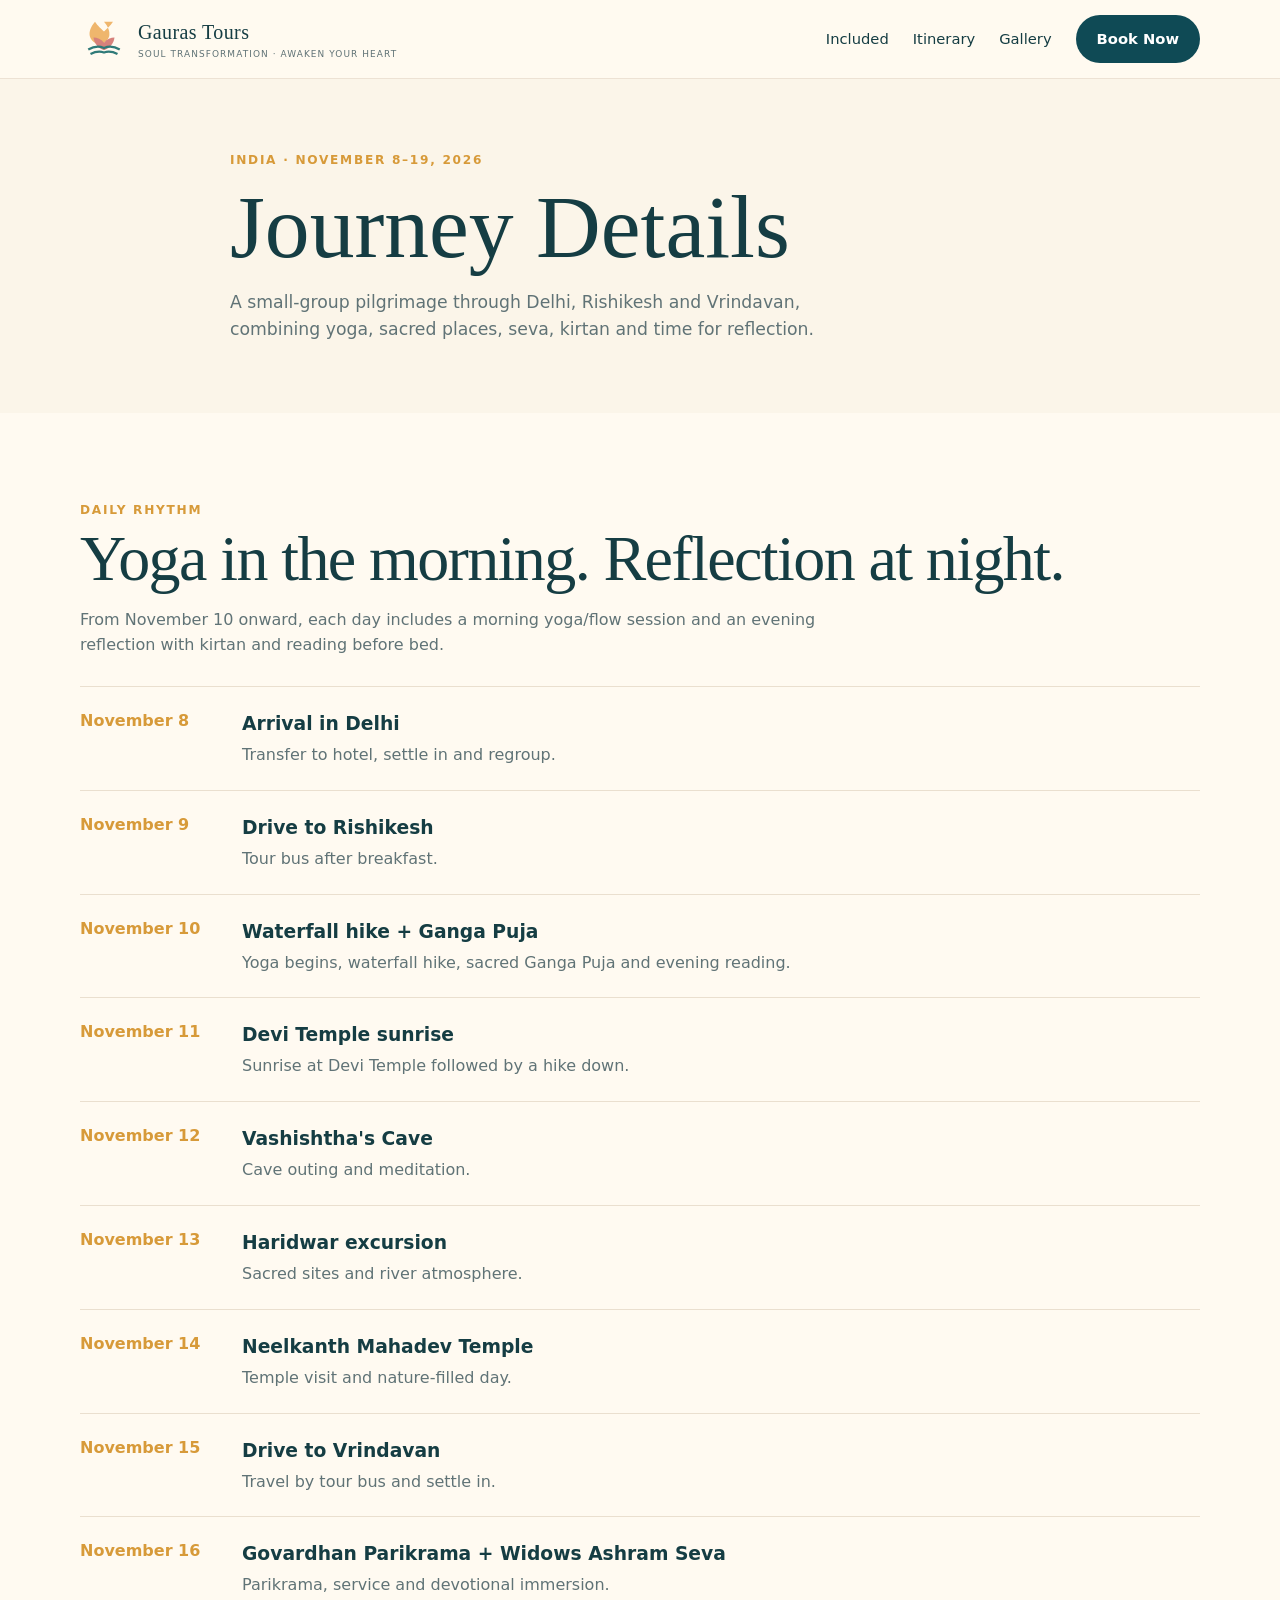
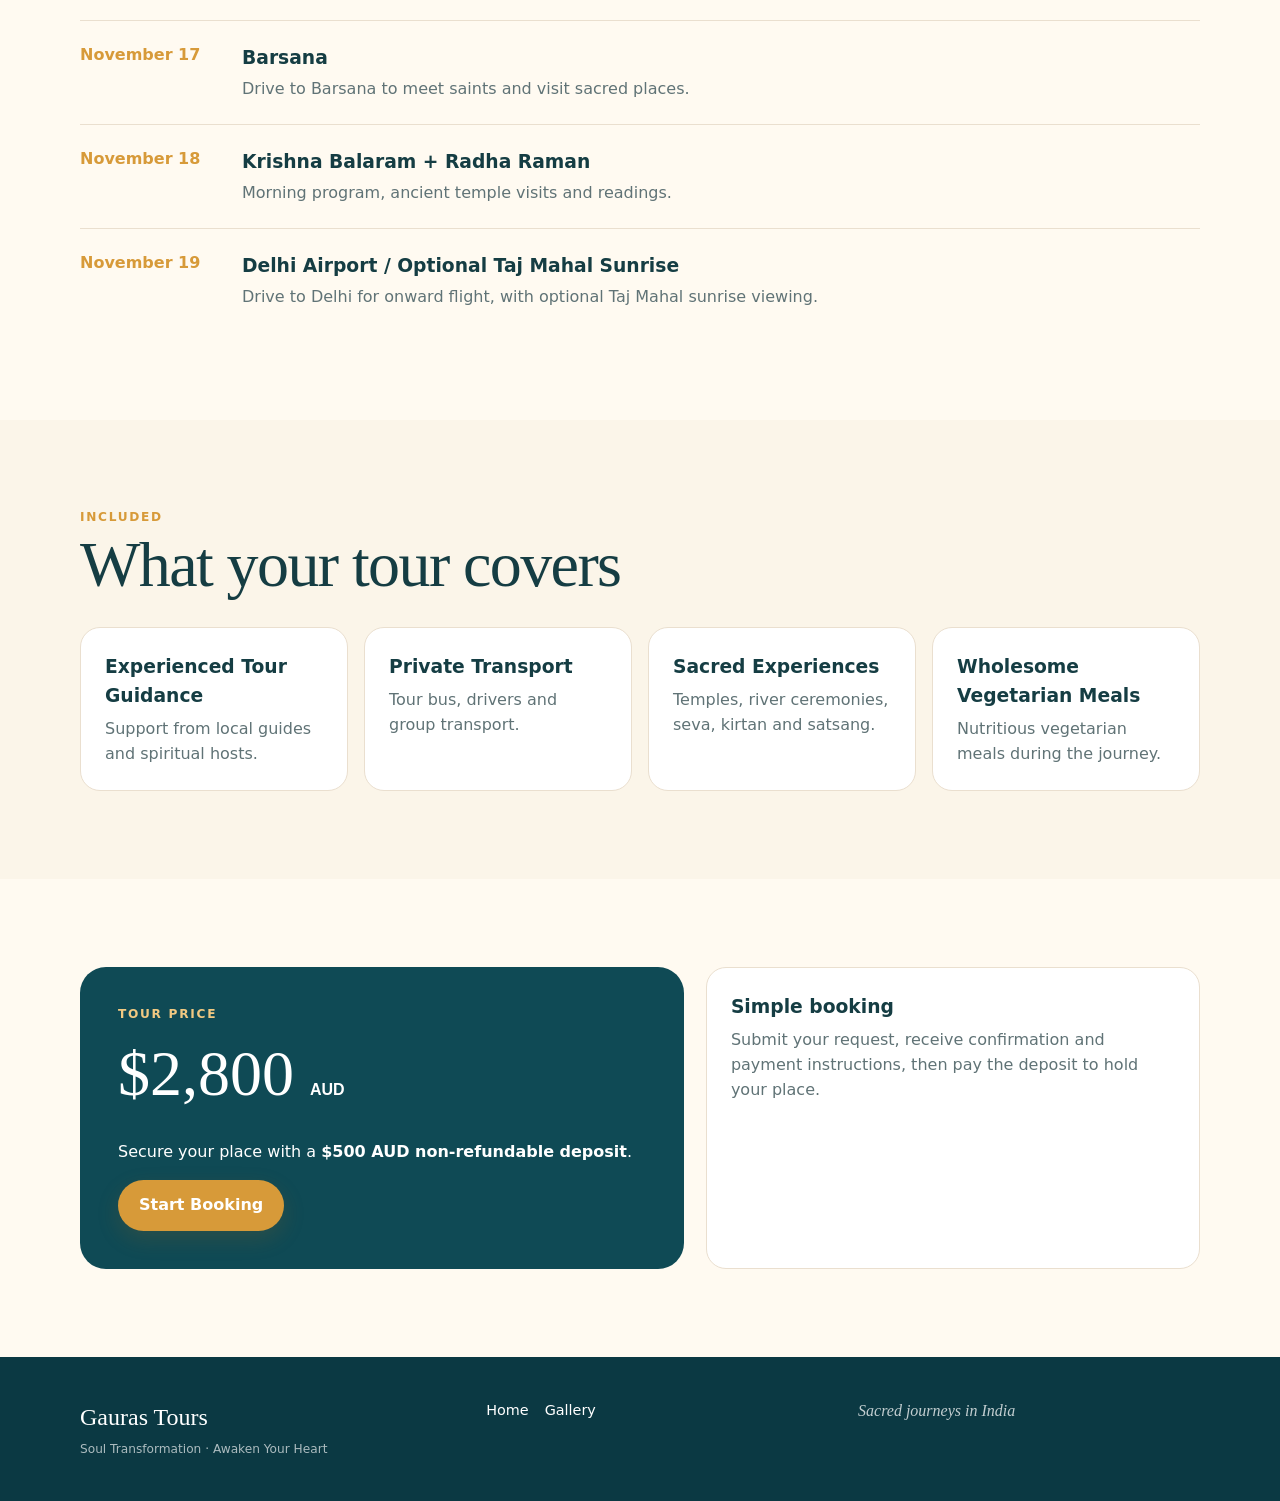
<file: details.html>
<!doctype html><html lang="en"><head><meta charset="utf-8"><meta name="viewport" content="width=device-width,initial-scale=1"><title>Journey Details — Gauras Tours</title><link rel="icon" href="favicon.svg"><link rel="stylesheet" href="styles.css"></head><body>
<nav class="nav"><div class="container nav-inner"><a class="brand" href="index.html"><span class="brand-mark"><svg viewBox="0 0 64 64"><path d="M32 9c6 7 8 13 7 19-2 9-13 12-13 12s-11-3-13-12c-1-6 1-12 7-19 4 6 7 8 12 13 5-5 8-7 12-13Z" fill="#efb66d"/><path d="M18 30c5 0 10 2 14 7 4-5 9-7 14-7-1 8-6 14-14 17-8-3-13-9-14-17Z" fill="#d7817b"/><path d="M11 46c7-4 14-5 21-2 7-3 14-2 21 2M14 52c6-3 12-4 18-2 6-2 12-1 18 2" stroke="#2f7a78" stroke-width="3" fill="none"/></svg></span><span><strong>Gauras Tours</strong><small>Soul Transformation · Awaken Your Heart</small></span></a><button class="menu-btn">☰</button><div class="nav-links"><a href="index.html#included">Included</a><a href="index.html#itinerary">Itinerary</a><a href="index.html#gallery">Gallery</a><a class="btn btn-primary" href="booking.html">Book Now</a></div></div></nav>
<main><section class="page-hero"><div class="container prose"><p class="kicker">India · November 8–19, 2026</p><h1>Journey Details</h1><p class="hero-sub" style="color:var(--muted)">A small-group pilgrimage through Delhi, Rishikesh and Vrindavan, combining yoga, sacred places, seva, kirtan and time for reflection.</p></div></section>
<section class="section alt"><div class="container"><div class="section-title"><p class="kicker">Daily rhythm</p><h2>Yoga in the morning. Reflection at night.</h2></div><p style="max-width:760px;color:var(--muted)">From November 10 onward, each day includes a morning yoga/flow session and an evening reflection with kirtan and reading before bed.</p><div class="timeline" style="margin-top:28px">
<div class="timeline-item"><strong>November 8</strong><div><h3>Arrival in Delhi</h3><p>Transfer to hotel, settle in and regroup.</p></div></div><div class="timeline-item"><strong>November 9</strong><div><h3>Drive to Rishikesh</h3><p>Tour bus after breakfast.</p></div></div><div class="timeline-item"><strong>November 10</strong><div><h3>Waterfall hike + Ganga Puja</h3><p>Yoga begins, waterfall hike, sacred Ganga Puja and evening reading.</p></div></div><div class="timeline-item"><strong>November 11</strong><div><h3>Devi Temple sunrise</h3><p>Sunrise at Devi Temple followed by a hike down.</p></div></div><div class="timeline-item"><strong>November 12</strong><div><h3>Vashishtha's Cave</h3><p>Cave outing and meditation.</p></div></div><div class="timeline-item"><strong>November 13</strong><div><h3>Haridwar excursion</h3><p>Sacred sites and river atmosphere.</p></div></div><div class="timeline-item"><strong>November 14</strong><div><h3>Neelkanth Mahadev Temple</h3><p>Temple visit and nature-filled day.</p></div></div><div class="timeline-item"><strong>November 15</strong><div><h3>Drive to Vrindavan</h3><p>Travel by tour bus and settle in.</p></div></div><div class="timeline-item"><strong>November 16</strong><div><h3>Govardhan Parikrama + Widows Ashram Seva</h3><p>Parikrama, service and devotional immersion.</p></div></div><div class="timeline-item"><strong>November 17</strong><div><h3>Barsana</h3><p>Drive to Barsana to meet saints and visit sacred places.</p></div></div><div class="timeline-item"><strong>November 18</strong><div><h3>Krishna Balaram + Radha Raman</h3><p>Morning program, ancient temple visits and readings.</p></div></div><div class="timeline-item"><strong>November 19</strong><div><h3>Delhi Airport / Optional Taj Mahal Sunrise</h3><p>Drive to Delhi for onward flight, with optional Taj Mahal sunrise viewing.</p></div></div>
</div></div></section>
<section class="section"><div class="container"><div class="section-title"><p class="kicker">Included</p><h2>What your tour covers</h2></div><div class="cards" style="margin-top:28px"><div class="card"><h3>Experienced Tour Guidance</h3><p>Support from local guides and spiritual hosts.</p></div><div class="card"><h3>Private Transport</h3><p>Tour bus, drivers and group transport.</p></div><div class="card"><h3>Sacred Experiences</h3><p>Temples, river ceremonies, seva, kirtan and satsang.</p></div><div class="card"><h3>Wholesome Vegetarian Meals</h3><p>Nutritious vegetarian meals during the journey.</p></div></div></div></section>
<section class="section alt"><div class="container price-panel"><div class="price-main"><p class="kicker" style="color:#f1c982">Tour price</p><div class="price">$2,800 <span style="font:700 1rem Inter,sans-serif">AUD</span></div><p>Secure your place with a <strong>$500 AUD non-refundable deposit</strong>.</p><a class="btn btn-gold" href="booking.html">Start Booking</a></div><div class="card"><h3>Simple booking</h3><p>Submit your request, receive confirmation and payment instructions, then pay the deposit to hold your place.</p></div></div></section></main>
<footer class="footer dark-footer"><div class="container footer-inner"><div class="footer-brand"><strong>Gauras Tours</strong><span>Soul Transformation · Awaken Your Heart</span></div><div class="footer-links"><a href="index.html">Home</a><a href="index.html#gallery">Gallery</a></div><div class="footer-quote">Sacred journeys in India</div></div></footer><script src="script.js"></script></body></html>
</file>
<file: styles.css>
:root{
  --ink:#153d43;--muted:#607376;--cream:#fbf5e9;--paper:#fffaf1;--teal:#0f4a55;--teal2:#2f7a78;--gold:#d79a39;--rose:#d58179;--line:#eadfcf;--white:#fff;--shadow:0 14px 34px rgba(24,55,58,.12);--radius:24px
}
*{box-sizing:border-box}html{scroll-behavior:smooth}body{margin:0;font-family:Inter,ui-sans-serif,system-ui,-apple-system,BlinkMacSystemFont,"Segoe UI",sans-serif;color:var(--ink);background:var(--cream);line-height:1.55}a{color:inherit;text-decoration:none}img{display:block;max-width:100%}.container{width:min(1120px,calc(100% - 36px));margin:auto}
.nav{position:sticky;top:0;z-index:100;background:rgba(255,250,241,.94);backdrop-filter:blur(14px);border-bottom:1px solid rgba(234,223,207,.85)}.nav-inner{height:78px;display:flex;align-items:center;justify-content:space-between;gap:22px}.brand{display:flex;align-items:center;gap:10px}.brand-mark{width:48px;height:48px;display:grid;place-items:center;flex:0 0 auto}.brand-mark svg{width:100%;height:100%}.brand strong{display:block;font-family:Georgia,serif;font-size:1.25rem;font-weight:500;letter-spacing:.02em}.brand small{display:block;font-size:.56rem;text-transform:uppercase;letter-spacing:.12em;color:var(--muted)}.nav-links{display:flex;align-items:center;gap:24px;font-size:.92rem}.menu-btn{display:none;border:0;background:transparent;font-size:1.55rem;color:var(--ink)}
.btn{display:inline-flex;align-items:center;justify-content:center;padding:12px 20px;border-radius:999px;font-weight:750;border:1px solid transparent;transition:.2s ease}.btn-primary{background:var(--teal);color:white}.btn-gold{background:var(--gold);color:white;box-shadow:0 8px 22px rgba(155,100,24,.2)}.btn-ghost{border-color:rgba(255,255,255,.55);color:white;background:rgba(0,0,0,.08)}.btn:hover{transform:translateY(-1px)}
.hero-banner{min-height:650px;position:relative;display:grid;align-items:center;background-image:url('assets/riverside-kirtan.jpg');background-size:cover;background-position:center 44%;overflow:hidden}.hero-shade{position:absolute;inset:0;background:linear-gradient(90deg,rgba(8,42,48,.20),rgba(8,42,48,.55) 48%,rgba(8,42,48,.75)),linear-gradient(0deg,rgba(8,42,48,.14),transparent 45%)}.hero-copy{position:relative;color:white;text-align:right;display:flex;flex-direction:column;align-items:flex-end}.eyebrow{font-size:.82rem;text-transform:uppercase;letter-spacing:.22em;font-weight:800;margin:0 0 8px}.hero-copy h1{font-family:Georgia,serif;font-size:clamp(3.4rem,7vw,6.2rem);line-height:.98;max-width:760px;margin:0;font-weight:500;letter-spacing:-.03em}.script-line{font-family:"Brush Script MT","Segoe Script",cursive;font-size:2.2rem;color:#efb35a;margin:10px 0 0}.hero-tags{text-transform:uppercase;letter-spacing:.13em;font-size:.82rem;font-weight:800}.hero-sub{max-width:600px;font-size:1.08rem;color:rgba(255,255,255,.92);margin:8px 0 22px}.hero-actions{display:flex;gap:10px;flex-wrap:wrap;justify-content:flex-end}
.section{padding:88px 0}.section.compact{padding:68px 0}.section.alt{background:var(--paper)}.section-title h2,h2{font-family:Georgia,serif;font-weight:500;font-size:clamp(2.4rem,5vw,4.5rem);line-height:1.04;letter-spacing:-.025em;margin:6px 0 0}.section-title.centered{text-align:center}.kicker{text-transform:uppercase;letter-spacing:.14em;color:var(--gold);font-size:.76rem;font-weight:800;margin:0}
.include-grid{display:grid;grid-template-columns:repeat(4,1fr);gap:0;margin-top:38px}.include-card{text-align:center;padding:8px 26px;position:relative}.include-card:not(:last-child):after{content:"";position:absolute;right:0;top:12%;height:76%;width:1px;background:var(--line)}.icon-badge{width:60px;height:60px;margin:0 auto 16px;border-radius:50%;display:grid;place-items:center;background:#f3e7ce;color:var(--teal);font-size:1.5rem}.include-card h3{font-family:Georgia,serif;font-size:1.22rem;margin:0 0 7px}.include-card p{font-size:.92rem;color:var(--muted);margin:0}
.destination-grid{display:grid;grid-template-columns:1fr 1fr;gap:16px}.destination{min-height:330px;border-radius:26px;overflow:hidden;position:relative;display:flex;align-items:flex-end;padding:34px;color:white;background-size:cover;background-position:center;box-shadow:var(--shadow)}.destination:before{content:"";position:absolute;inset:0;background:linear-gradient(to top,rgba(6,37,42,.80),rgba(6,37,42,.10) 68%)}.destination>div{position:relative}.small-script{font-size:2.5rem;color:white;margin:0}.destination h3{font-size:.9rem;letter-spacing:.17em;margin:2px 0 10px}.destination p:last-child{max-width:360px;margin:0;color:rgba(255,255,255,.9)}.destination-rishikesh{background-image:url('assets/ganga-walk.jpg')}.destination-vrindavan{background-image:linear-gradient(rgba(30,49,46,.10),rgba(30,49,46,.18)),url('assets/vrindavan-real.jpg');background-position:center 58%}
.journey-heading{display:flex;justify-content:space-between;align-items:flex-end;gap:30px;margin-bottom:34px}.daily-rhythm{display:flex;gap:22px;font-size:.9rem;color:var(--muted)}.daily-rhythm span{max-width:245px}.daily-rhythm strong{color:var(--ink)}.journey-list{display:grid;grid-template-columns:1fr 1fr;column-gap:44px;row-gap:0}.journey-day{display:grid;grid-template-columns:78px 1fr;gap:14px;padding:18px 0;border-top:1px solid var(--line)}.journey-day time{font-weight:850;color:var(--gold)}.journey-day h3{font-size:1.03rem;margin:0 0 4px}.journey-day p{margin:0;color:var(--muted);font-size:.94rem}
.gallery-head{display:flex;justify-content:space-between;align-items:end}.gallery-grid{display:grid;grid-template-columns:1.1fr 1fr 1fr 1fr;gap:12px;margin-top:30px}.gallery-grid figure{margin:0;height:260px;border-radius:18px;overflow:hidden;background:#ddd}.gallery-grid figure:first-child{height:260px}.gallery-grid img{width:100%;height:100%;object-fit:cover}.gallery-grid figure:nth-child(1) img{object-position:center 48%}.gallery-grid figure:nth-child(2) img{object-position:center 47%}.gallery-grid figure:nth-child(3) img{object-position:center 50%}.gallery-grid figure:nth-child(4) img{object-position:center 44%}.photo-note{text-align:center;color:var(--muted);font-size:.84rem;margin:16px 0 0}
.closing-strip{background:linear-gradient(120deg,#0d4a53,#163f4b);color:white;padding:48px 0}.closing-inner{display:grid;grid-template-columns:1.2fr 1fr auto;gap:30px;align-items:center}.closing-inner h2{font-size:clamp(2rem,4vw,3.4rem);margin:0}.closing-inner p{color:rgba(255,255,255,.82);margin:0}.dark-footer{background:#0b3943;color:white;padding:42px 0}.footer-inner{display:grid;grid-template-columns:1.1fr 1fr 1fr;gap:30px;align-items:start}.footer-brand strong{display:block;font-family:Georgia,serif;font-size:1.5rem;font-weight:500}.footer-brand span{display:block;color:rgba(255,255,255,.66);font-size:.76rem;margin-top:4px}.footer-links{display:flex;gap:16px;flex-wrap:wrap;font-size:.9rem}.footer-quote{font-family:Georgia,serif;font-style:italic;color:rgba(255,255,255,.75)}
.page-hero{padding:72px 0 48px}.page-hero h1{font-family:Georgia,serif;font-size:clamp(3rem,7vw,5.8rem);font-weight:500;line-height:1;margin:12px 0 18px}.prose{max-width:820px}.timeline{display:grid;gap:0}.timeline-item{display:grid;grid-template-columns:140px 1fr;gap:22px;padding:22px 0;border-top:1px solid var(--line)}.timeline-item strong{color:var(--gold)}.timeline-item h3{margin:0 0 5px}.timeline-item p{margin:0;color:var(--muted)}.cards{display:grid;grid-template-columns:repeat(4,1fr);gap:16px}.card{background:white;border:1px solid var(--line);border-radius:20px;padding:24px}.card h3{margin:0 0 7px}.card p{margin:0;color:var(--muted)}.price-panel{display:grid;grid-template-columns:1.1fr .9fr;gap:22px}.price-main{background:var(--teal);color:white;padding:38px;border-radius:26px}.price{font-family:Georgia,serif;font-size:4rem}.booking-layout{display:grid;grid-template-columns:1.05fr .95fr;gap:28px;align-items:start}.form-card{background:white;border:1px solid var(--line);border-radius:24px;padding:28px}.form-grid{display:grid;grid-template-columns:1fr 1fr;gap:14px}.field{margin-bottom:15px}label{display:block;font-size:.9rem;font-weight:750;margin-bottom:6px}input,select,textarea{width:100%;font:inherit;padding:13px 14px;border:1px solid #d9cfbf;border-radius:12px;background:#fffdf8}textarea{min-height:120px}.notice{background:#f3eadc;border-radius:16px;padding:17px;color:#665c4f;font-size:.9rem}.small{font-size:.86rem;color:var(--muted)}
@media(max-width:900px){.include-grid{grid-template-columns:1fr 1fr;gap:24px}.include-card:after{display:none}.journey-list{grid-template-columns:1fr}.journey-heading{align-items:flex-start;flex-direction:column}.daily-rhythm{flex-direction:column;gap:10px}.gallery-grid{grid-template-columns:1fr 1fr}.gallery-grid figure,.gallery-grid figure:first-child{height:280px}.closing-inner,.footer-inner,.price-panel,.booking-layout{grid-template-columns:1fr}.cards{grid-template-columns:1fr 1fr}}
@media(max-width:720px){.container{width:min(100% - 28px,1120px)}.nav-inner{height:68px}.brand small{display:none}.brand-mark{width:42px;height:42px}.menu-btn{display:block}.nav-links{display:none;position:absolute;left:14px;right:14px;top:74px;padding:16px;border-radius:16px;background:#fffaf1;border:1px solid var(--line);box-shadow:var(--shadow);flex-direction:column;align-items:stretch}.nav-links.open{display:flex}.nav-links .btn{width:100%}.hero-banner{min-height:620px;background-position:37% center}.hero-shade{background:linear-gradient(0deg,rgba(8,42,48,.80),rgba(8,42,48,.20) 58%,rgba(8,42,48,.08))}.hero-copy{text-align:left;align-items:flex-start;justify-content:flex-end;padding-top:250px;padding-bottom:40px}.hero-copy h1{font-size:clamp(3rem,15vw,4.7rem)}.script-line{font-size:1.9rem}.hero-tags{font-size:.72rem}.hero-actions{justify-content:flex-start}.section,.section.compact{padding:58px 0}.include-grid{grid-template-columns:1fr}.include-card{padding:8px 12px}.destination-grid{grid-template-columns:1fr}.destination{min-height:300px}.destination-vrindavan{background-position:center 54%}.journey-day{grid-template-columns:62px 1fr}.gallery-grid{grid-template-columns:1fr 1fr;gap:8px}.gallery-grid figure,.gallery-grid figure:first-child{height:190px}.gallery-grid figure:nth-child(1) img{object-position:center 45%}.gallery-grid figure:nth-child(2) img{object-position:center 45%}.gallery-grid figure:nth-child(3) img{object-position:center 50%}.gallery-grid figure:nth-child(4) img{object-position:center 42%}.closing-inner{gap:18px}.footer-links{gap:12px}.cards{grid-template-columns:1fr}.form-grid{grid-template-columns:1fr}.timeline-item{grid-template-columns:1fr;gap:4px}}
</file>
